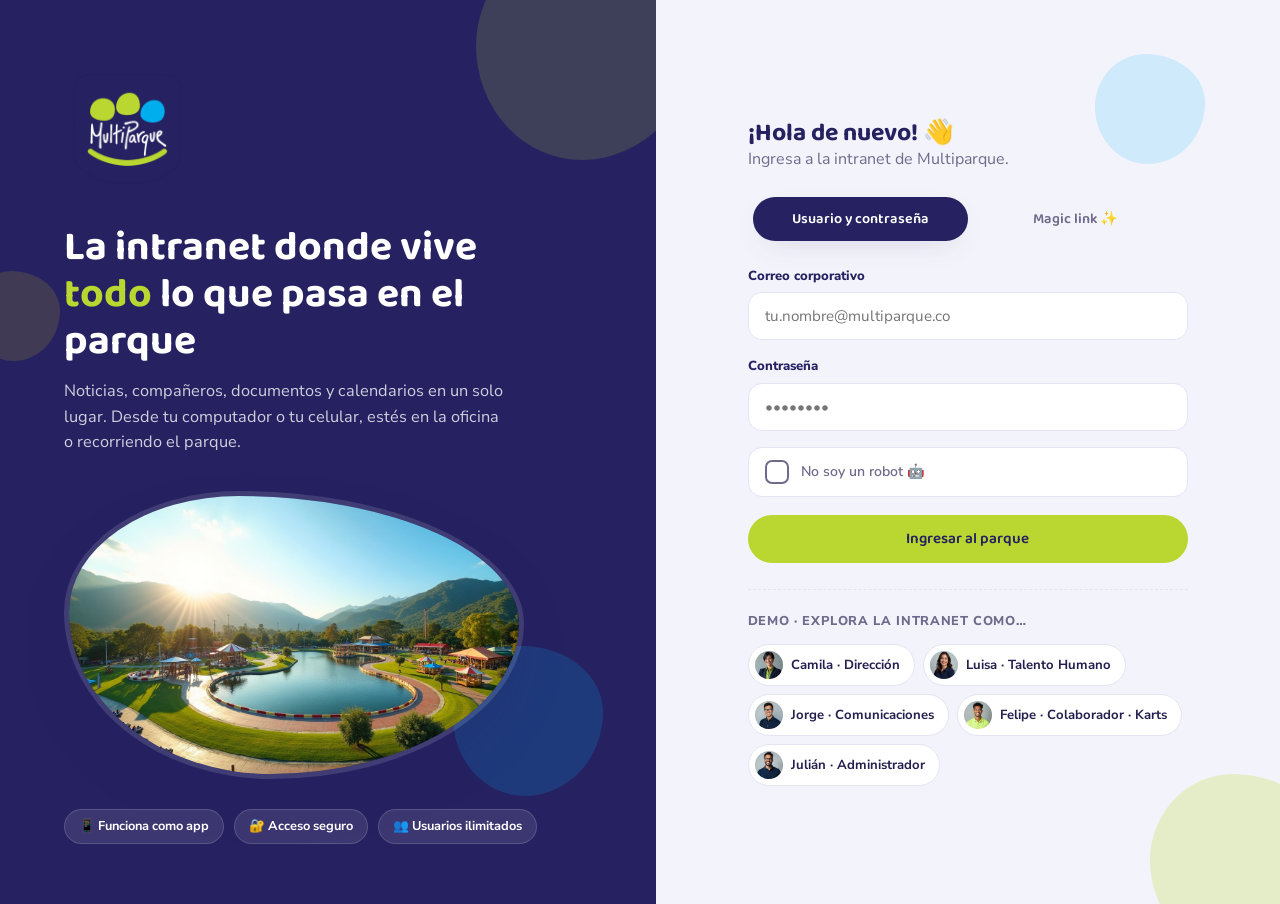
<file: index.html>
<!DOCTYPE html>
<html lang="es">
<head>
<meta charset="UTF-8">
<meta name="viewport" content="width=device-width, initial-scale=1.0">
<title>Intranet Multiparque · Ingreso</title>
<link rel="icon" type="image/png" href="assets/logo.png">
<link rel="manifest" href="manifest.webmanifest">
<meta name="theme-color" content="#262161">
<meta name="mobile-web-app-capable" content="yes">
<meta name="apple-mobile-web-app-capable" content="yes">
<meta name="apple-mobile-web-app-status-bar-style" content="black-translucent">
<meta name="apple-mobile-web-app-title" content="Multiparque">
<link rel="apple-touch-icon" href="assets/icon-192.png">
<meta name="description" content="Intranet corporativa de Multiparque: noticias, directorio, documentos y calendarios del parque en un solo lugar.">
<link rel="preconnect" href="https://fonts.googleapis.com">
<link rel="preconnect" href="https://fonts.gstatic.com" crossorigin>
<link href="https://fonts.googleapis.com/css2?family=Baloo+2:wght@500;600;700;800&family=Nunito+Sans:ital,wght@0,400;0,600;0,700;0,800;1,400&display=swap" rel="stylesheet">
<link rel="stylesheet" href="css/styles.css">
</head>
<body>

<div class="login">
  <!-- Panel de marca -->
  <div class="login__left">
    <span class="blob blob--float" style="width:220px;height:220px;background:rgba(186,215,49,.16);top:-60px;right:-40px"></span>
    <span class="blob blob--float" style="width:150px;height:150px;background:rgba(0,174,239,.18);bottom:12%;right:8%;animation-delay:-4s"></span>
    <span class="blob" style="width:90px;height:90px;background:rgba(255,233,5,.12);top:30%;left:-30px"></span>

    <img class="logo" src="assets/logo.png" alt="Multiparque">
    <h1>La intranet donde vive <em>todo</em> lo que pasa en el parque</h1>
    <p class="lead">Noticias, compañeros, documentos y calendarios en un solo lugar. Desde tu computador o tu celular, estés en la oficina o recorriendo el parque.</p>
    <img class="login__hero" src="assets/img/hero-login.jpg" alt="Panorámica del parque">
    <div class="login__feats">
      <span>📱 Funciona como app</span>
      <span>🔐 Acceso seguro</span>
      <span>👥 Usuarios ilimitados</span>
    </div>
  </div>

  <!-- Formulario -->
  <div class="login__right">
    <span class="blob" style="width:180px;height:180px;background:rgba(186,215,49,.25);bottom:-50px;right:-50px"></span>
    <span class="blob" style="width:110px;height:110px;background:rgba(0,174,239,.15);top:6%;right:12%"></span>

    <div class="login__card">
      <h2>¡Hola de nuevo! 👋</h2>
      <p class="muted">Ingresa a la intranet de Multiparque.</p>

      <div class="login__tabs">
        <button id="tab-pass" class="is-active" onclick="switchTab('pass')">Usuario y contraseña</button>
        <button id="tab-magic" onclick="switchTab('magic')">Magic link ✨</button>
      </div>

      <!-- Contraseña -->
      <form id="form-pass" onsubmit="return doLogin(event)">
        <div class="field">
          <label>Correo corporativo</label>
          <input id="inp-email" type="email" placeholder="tu.nombre@multiparque.co" required>
        </div>
        <div class="field">
          <label>Contraseña</label>
          <input type="password" placeholder="••••••••" required>
        </div>
        <div class="captcha" id="captcha" onclick="this.classList.add('is-done')">
          <span class="captcha__box"></span>
          <span>No soy un robot 🤖</span>
        </div>
        <button class="btn btn--lime" style="width:100%" type="submit">Ingresar al parque</button>
      </form>

      <!-- Magic link -->
      <form id="form-magic" class="hidden" onsubmit="return doMagic(event)">
        <p class="small muted" style="margin-bottom:14px">Te enviamos un <strong>enlace de un solo uso</strong> a tu correo: entras con un clic, sin recordar claves.</p>
        <div class="field">
          <label>Correo corporativo</label>
          <input id="inp-magic" type="email" placeholder="tu.nombre@multiparque.co" required>
        </div>
        <div class="captcha" id="captcha-magic" onclick="this.classList.add('is-done')">
          <span class="captcha__box"></span>
          <span>No soy un robot 🤖</span>
        </div>
        <div id="magic-sent" class="magicmail hidden">
          <div style="font-size:1.8rem">📬</div>
          <p class="small"><strong>¡Enlace enviado!</strong><br>Revisa tu bandeja y toca el botón <em>«Entrar a la intranet»</em>.</p>
          <button type="button" class="btn btn--cyan btn--sm" style="margin-top:10px" onclick="simulateMagic()">Simular clic en el correo →</button>
        </div>
        <button id="magic-btn" class="btn btn--lime" style="width:100%" type="submit">Enviarme el enlace mágico</button>
      </form>

      <!-- Selector de perfiles demo -->
      <div class="demo-picker">
        <p>Demo · explora la intranet como…</p>
        <div class="demo-picker__grid" id="demo-grid"></div>
      </div>
    </div>
  </div>
</div>

<script src="js/data.js"></script>
<script src="js/app.js"></script>
<script>
  /* Si ya hay sesión, directo al panel */
  if(MP.getSession()) location.href = 'dashboard.html';

  const grid = document.getElementById('demo-grid');
  grid.innerHTML = MP.DEMO_PROFILES.map(p => {
    const u = MP.user(p.id);
    return '<button class="demo-chip" onclick="MP.login(\'' + p.id + '\')">' +
      '<img src="' + u.foto + '" alt="">' + u.nombre.split(' ')[0] + ' · ' + p.etiqueta + '</button>';
  }).join('');

  function switchTab(t){
    document.getElementById('tab-pass').classList.toggle('is-active', t === 'pass');
    document.getElementById('tab-magic').classList.toggle('is-active', t === 'magic');
    document.getElementById('form-pass').classList.toggle('hidden', t !== 'pass');
    document.getElementById('form-magic').classList.toggle('hidden', t !== 'magic');
  }

  /* En la demo no hay backend: si el correo no está en la base de 16 colaboradores,
     se avisa y se entra con un perfil de ejemplo en lugar de suplantar en silencio. */
  function matchUser(email){
    const e = (email||'').toLowerCase().trim();
    const byMail = MP.USERS.find(u => u.correo.toLowerCase() === e);
    if(byMail) return { id: byMail.id, exacto: true };
    return { id: 'felipe', exacto: false };
  }

  function entrar(m){
    if(m.exacto){ MP.login(m.id); return; }
    const u = MP.user(m.id);
    MP.toast('Demo: ese correo no está en la base de ejemplo, entras como ' + u.nombre);
    setTimeout(() => MP.login(m.id), 1600);
  }

  function doLogin(ev){
    ev.preventDefault();
    if(!document.getElementById('captcha').classList.contains('is-done')){
      MP.toast('Confirma que no eres un robot 🤖');
      return false;
    }
    entrar(matchUser(document.getElementById('inp-email').value));
    return false;
  }

  let magicUser = { id:'felipe', exacto:false };
  function doMagic(ev){
    ev.preventDefault();
    if(!document.getElementById('captcha-magic').classList.contains('is-done')){
      MP.toast('Confirma que no eres un robot 🤖');
      return false;
    }
    magicUser = matchUser(document.getElementById('inp-magic').value);
    document.getElementById('magic-sent').classList.remove('hidden');
    document.getElementById('magic-btn').classList.add('hidden');
    return false;
  }
  function simulateMagic(){ entrar(magicUser); }
</script>
</body>
</html>
</file>
<file: css/styles.css>
/* ============================================================
   Multiparque Intranet — Sistema de diseño
   Paleta tomada del manual de marca: navy #262161 · lima #BAD731
   cian #00AEEF · amarillo #FFE905 · naranja #F46200
   ============================================================ */

:root{
  --navy:#262161;
  --navy-deep:#1B1747;
  --navy-soft:#3A3480;
  --ink:#241F4E;
  --lime:#BAD731;
  --lime-dark:#9DBC1E;
  --cyan:#00AEEF;
  /* Variante accesible del cian para texto pequeño sobre blanco (el #00AEEF de
     marca queda en ~2.5:1 y se reserva para fondos, íconos y bordes). */
  --cyan-text:#0077A3;
  --blue:#1B8DFE;
  --yellow:#FFE905;
  --orange:#F46200;
  --magenta:#AB214F;
  --purple:#740F75;
  --bg:#F3F4FB;
  --card:#FFFFFF;
  --muted:#6E6B8C;
  --line:#E5E4F2;
  --shadow:0 10px 30px -12px rgba(38,33,97,.18);
  --shadow-lg:0 24px 60px -20px rgba(38,33,97,.30);
  --r:20px;
  --font-display:'Baloo 2', 'Nunito Sans', sans-serif;
  --font-body:'Nunito Sans', system-ui, sans-serif;
}

*{ margin:0; padding:0; box-sizing:border-box; }
html{ scroll-behavior:smooth; }
body{
  font-family:var(--font-body);
  background:var(--bg);
  color:var(--ink);
  font-size:16px;
  line-height:1.55;
  min-height:100vh;
}
img{ max-width:100%; display:block; }
a{ color:inherit; text-decoration:none; }
button{ font-family:inherit; cursor:pointer; border:none; background:none; color:inherit; }
input,select,textarea{ font-family:inherit; font-size:inherit; color:inherit; }
::selection{ background:var(--lime); color:var(--navy); }

h1,h2,h3,h4{ font-family:var(--font-display); font-weight:700; line-height:1.15; color:var(--navy); }

/* ---------- Utilidades ---------- */
.container{ max-width:1200px; margin:0 auto; padding:0 24px; }
.hidden{ display:none !important; }
.muted{ color:var(--muted); }
.small{ font-size:.85rem; }

/* Sonrisa bajo títulos (motivo del logo) */
.smile{ display:block; width:88px; height:14px; margin-top:6px; }
.smile path{ stroke:var(--lime); stroke-width:5; fill:none; stroke-linecap:round; }

/* Blobs decorativos (piedritas del logo) */
.blob{
  position:absolute; border-radius:46% 54% 52% 48% / 48% 44% 56% 52%;
  pointer-events:none; z-index:0;
}
@keyframes blobFloat{
  0%,100%{ transform:translateY(0) rotate(0deg); }
  50%{ transform:translateY(-14px) rotate(4deg); }
}
.blob--float{ animation:blobFloat 9s ease-in-out infinite; }

/* ---------- Botones ---------- */
.btn{
  display:inline-flex; align-items:center; justify-content:center; gap:8px;
  font-family:var(--font-display); font-weight:600; font-size:.95rem;
  padding:12px 22px; border-radius:999px; transition:.22s;
  white-space:nowrap;
}
.btn--lime{ background:var(--lime); color:var(--navy); }
.btn--lime:hover{ background:var(--lime-dark); transform:translateY(-2px); box-shadow:0 10px 22px -8px rgba(157,188,30,.6); }
.btn--navy{ background:var(--navy); color:#fff; }
.btn--navy:hover{ background:var(--navy-soft); transform:translateY(-2px); box-shadow:var(--shadow); }
.btn--ghost{ border:2px solid var(--line); color:var(--navy); background:#fff; }
.btn--ghost:hover{ border-color:var(--navy); }
.btn--cyan{ background:var(--cyan); color:#fff; }
.btn--cyan:hover{ filter:brightness(1.08); transform:translateY(-2px); }
.btn--sm{ padding:8px 16px; font-size:.85rem; }
.btn:disabled{ opacity:.5; cursor:not-allowed; transform:none !important; }

/* ---------- Chips de filtro ---------- */
.chips{ display:flex; flex-wrap:wrap; gap:8px; }
.chip{
  padding:7px 16px; border-radius:999px; font-size:.85rem; font-weight:700;
  background:#fff; border:1.5px solid var(--line); color:var(--muted); transition:.18s;
}
.chip:hover{ border-color:var(--navy); color:var(--navy); }
.chip.is-active{ background:var(--navy); border-color:var(--navy); color:#fff; }

/* ---------- Badges ---------- */
.badge{
  display:inline-flex; align-items:center; gap:5px;
  font-size:.72rem; font-weight:800; letter-spacing:.02em;
  padding:3px 10px; border-radius:999px; text-transform:uppercase;
}
.badge--soft{ background:rgba(38,33,97,.08); color:var(--navy); }

/* ---------- Tarjetas ---------- */
.card{
  background:var(--card); border-radius:var(--r); box-shadow:var(--shadow);
  padding:24px; position:relative;
}

/* ---------- Avatares ---------- */
.avatar{ border-radius:50%; object-fit:cover; background:var(--line); flex-shrink:0; }
.avatar--xs{ width:30px; height:30px; }
.avatar--sm{ width:40px; height:40px; }
.avatar--md{ width:56px; height:56px; }
.avatar--lg{ width:92px; height:92px; }

/* ============================================================
   BARRA SUPERIOR
   ============================================================ */
.topbar{
  position:sticky; top:0; z-index:120;
  background:var(--navy);
  box-shadow:0 6px 24px -8px rgba(27,23,71,.5);
}
.topbar__inner{
  max-width:1280px; margin:0 auto; padding:0 20px;
  display:flex; align-items:center; gap:18px; height:66px;
}
.topbar__logo img{ height:52px; width:auto; }
.topbar__nav{ display:flex; gap:2px; margin-left:8px; }
.topbar__nav a{
  font-family:var(--font-display); font-weight:600; font-size:.92rem;
  color:rgba(255,255,255,.72); padding:8px 14px; border-radius:999px; transition:.18s;
}
.topbar__nav a:hover{ color:#fff; background:rgba(255,255,255,.08); }
.topbar__nav a.is-active{ color:var(--navy); background:var(--lime); }
.topbar__spacer{ flex:1; }
.topbar__search{
  display:flex; align-items:center; gap:10px;
  background:rgba(255,255,255,.1); border:1px solid rgba(255,255,255,.14);
  color:rgba(255,255,255,.75); border-radius:999px; padding:8px 16px;
  font-size:.88rem; transition:.2s; min-width:210px;
}
.topbar__search:hover{ background:rgba(255,255,255,.16); color:#fff; }
.topbar__search kbd{
  margin-left:auto; font-size:.68rem; background:rgba(255,255,255,.14);
  padding:2px 7px; border-radius:6px; font-family:inherit;
}
.topbar__user{ display:flex; align-items:center; gap:10px; position:relative; }
.topbar__user > button{ display:flex; align-items:center; gap:10px; padding:5px; border-radius:999px; transition:.2s; }
.topbar__user > button:hover{ background:rgba(255,255,255,.1); }
.topbar__user .avatar{ border:2.5px solid var(--lime); }
.topbar__userinfo{ text-align:left; line-height:1.2; }
.topbar__userinfo strong{ display:block; color:#fff; font-size:.85rem; }
.topbar__userinfo span{ color:var(--lime); font-size:.7rem; font-weight:800; text-transform:uppercase; letter-spacing:.04em; }

.usermenu{
  position:absolute; right:0; top:calc(100% + 10px); width:230px;
  background:#fff; border-radius:16px; box-shadow:var(--shadow-lg);
  padding:8px; z-index:200;
}
.usermenu a, .usermenu button{
  display:flex; width:100%; align-items:center; gap:10px; text-align:left;
  padding:10px 12px; border-radius:10px; font-size:.9rem; font-weight:600; color:var(--ink);
}
.usermenu a:hover, .usermenu button:hover{ background:var(--bg); }
.usermenu hr{ border:none; border-top:1px solid var(--line); margin:6px 4px; }

/* Banner "ingresando como" */
.impersonation{
  background:var(--yellow); color:var(--navy);
  font-size:.88rem; font-weight:700; text-align:center; padding:9px 16px;
  display:flex; align-items:center; justify-content:center; gap:14px; flex-wrap:wrap;
}
.impersonation button{
  background:var(--navy); color:#fff; border-radius:999px; padding:4px 14px;
  font-size:.8rem; font-weight:700;
}

/* ---------- Navegación móvil inferior ---------- */
.bottomnav{
  display:none; position:fixed; left:0; right:0; bottom:0; z-index:120;
  background:#fff; border-top:1px solid var(--line);
  box-shadow:0 -8px 30px -12px rgba(38,33,97,.25);
  padding:6px 4px calc(6px + env(safe-area-inset-bottom));
}
.bottomnav a{
  flex:1; display:flex; flex-direction:column; align-items:center; gap:3px;
  font-size:.62rem; font-weight:800; color:var(--muted); padding:6px 2px; border-radius:12px;
}
.bottomnav a svg{ width:22px; height:22px; }
.bottomnav a.is-active{ color:var(--navy); }
.bottomnav a.is-active svg{ color:var(--cyan); }

/* ============================================================
   PÁGINA / ENCABEZADOS
   ============================================================ */
.page{ padding:34px 0 90px; position:relative; }
.pagehead{ margin-bottom:26px; position:relative; z-index:1; }
.pagehead h1{ font-size:clamp(1.7rem, 3vw, 2.3rem); }
.pagehead p{ color:var(--muted); margin-top:4px; max-width:640px; }
.pagehead__row{ display:flex; align-items:flex-end; justify-content:space-between; gap:18px; flex-wrap:wrap; }
.pagehead__icon{ width:76px; height:76px; object-fit:cover; border-radius:24px; box-shadow:var(--shadow); background:#fff; }
.pagehead__title{ display:flex; align-items:center; gap:18px; }

/* ============================================================
   LOGIN
   ============================================================ */
.login{ min-height:100vh; display:grid; grid-template-columns:1.05fr 1fr; }
.login__left{
  background:var(--navy); color:#fff; position:relative; overflow:hidden;
  display:flex; flex-direction:column; justify-content:center; padding:60px 64px;
}
.login__left .logo{ width:130px; margin-bottom:34px; }
.login__left h1{ color:#fff; font-size:clamp(1.9rem, 3.2vw, 2.7rem); max-width:480px; }
.login__left h1 em{ font-style:normal; color:var(--lime); }
.login__left p.lead{ color:rgba(255,255,255,.78); margin-top:14px; max-width:440px; font-size:1.02rem; }
.login__hero{
  margin-top:36px; width:min(460px, 100%); aspect-ratio:16/10; object-fit:cover;
  border-radius:38% 62% 55% 45% / 42% 46% 54% 58%;
  border:5px solid rgba(255,255,255,.12); box-shadow:var(--shadow-lg);
  position:relative; z-index:1;
}
.login__feats{ display:flex; gap:10px; flex-wrap:wrap; margin-top:30px; position:relative; z-index:1; }
.login__feats span{
  font-size:.8rem; font-weight:700; padding:7px 14px; border-radius:999px;
  background:rgba(255,255,255,.1); border:1px solid rgba(255,255,255,.15);
}
.login__right{
  display:flex; align-items:center; justify-content:center; padding:48px 28px; position:relative; overflow:hidden;
}
.login__card{ width:min(440px,100%); position:relative; z-index:1; }
.login__card h2{ font-size:1.55rem; }
.login__tabs{
  display:grid; grid-template-columns:1fr 1fr; background:var(--bg);
  padding:5px; border-radius:999px; margin:20px 0;
}
.login__tabs button{
  padding:10px; border-radius:999px; font-family:var(--font-display);
  font-weight:600; font-size:.9rem; color:var(--muted); transition:.2s;
}
.login__tabs button.is-active{ background:var(--navy); color:#fff; box-shadow:var(--shadow); }
.field{ margin-bottom:16px; }
.field label{ display:block; font-size:.82rem; font-weight:800; margin-bottom:6px; color:var(--navy); }
.field input{
  width:100%; padding:13px 16px; border-radius:14px; border:1.5px solid var(--line);
  background:#fff; font-size:.95rem; transition:.2s; outline:none;
}
.field input:focus{ border-color:var(--cyan); box-shadow:0 0 0 4px rgba(0,174,239,.14); }
.captcha{
  display:flex; align-items:center; gap:12px; border:1.5px solid var(--line);
  border-radius:14px; padding:12px 16px; margin-bottom:18px; background:#fff;
  cursor:pointer; user-select:none;
}
.captcha__box{
  width:24px; height:24px; border-radius:7px; border:2px solid var(--muted);
  display:grid; place-items:center; transition:.2s; flex-shrink:0;
}
.captcha.is-done .captcha__box{ background:var(--lime); border-color:var(--lime); }
.captcha.is-done .captcha__box::after{ content:'✓'; color:var(--navy); font-weight:900; font-size:.85rem; }
.captcha span{ font-size:.88rem; font-weight:600; color:var(--muted); }
.magicmail{
  border:1.5px dashed var(--cyan); background:rgba(0,174,239,.06);
  border-radius:16px; padding:18px; text-align:center; margin-bottom:16px;
}
.magicmail strong{ color:var(--navy); }
.demo-picker{ margin-top:26px; padding-top:22px; border-top:1.5px dashed var(--line); }
.demo-picker p{ font-size:.8rem; font-weight:800; color:var(--muted); text-transform:uppercase; letter-spacing:.05em; margin-bottom:12px; }
.demo-picker__grid{ display:flex; flex-wrap:wrap; gap:8px; }
.demo-chip{
  display:flex; align-items:center; gap:8px; padding:6px 14px 6px 6px;
  border-radius:999px; border:1.5px solid var(--line); background:#fff;
  font-size:.82rem; font-weight:700; color:var(--ink); transition:.18s;
}
.demo-chip:hover{ border-color:var(--cyan); transform:translateY(-2px); box-shadow:var(--shadow); }
.demo-chip img{ width:28px; height:28px; border-radius:50%; object-fit:cover; }

/* ============================================================
   DASHBOARD
   ============================================================ */
.hello{
  background:var(--navy); border-radius:26px; color:#fff; overflow:hidden;
  position:relative; padding:34px 38px; margin-bottom:26px;
}
.hello h1{ color:#fff; font-size:clamp(1.5rem, 2.6vw, 2.1rem); position:relative; z-index:1; }
.hello p{ color:rgba(255,255,255,.75); margin-top:6px; position:relative; z-index:1; max-width:560px; }
.hello__meta{ display:flex; gap:10px; margin-top:16px; flex-wrap:wrap; position:relative; z-index:1; }
.hello__meta span{
  font-size:.78rem; font-weight:700; background:rgba(255,255,255,.1);
  border:1px solid rgba(255,255,255,.16); padding:6px 13px; border-radius:999px;
}
.hello__meta span b{ color:var(--lime); }

.pinned{
  display:flex; gap:16px; align-items:flex-start;
  background:linear-gradient(115deg, #FFF9D6, #FFF3AE); border:1.5px solid #F4E27E;
  border-radius:var(--r); padding:18px 22px; margin-bottom:26px; cursor:pointer; transition:.2s;
}
.pinned:hover{ transform:translateY(-2px); box-shadow:var(--shadow); }
.pinned__pin{
  width:42px; height:42px; border-radius:14px; background:var(--navy); color:var(--yellow);
  display:grid; place-items:center; flex-shrink:0; font-size:1.2rem;
}
.pinned strong{ font-family:var(--font-display); color:var(--navy); font-size:1.02rem; display:block; }
.pinned p{ font-size:.88rem; color:#6d6320; margin-top:2px; }

.dash{ display:grid; grid-template-columns:1.7fr 1fr; gap:22px; align-items:start; }
.dash--even{ grid-template-columns:1fr 1fr; }
.dash__col{ display:flex; flex-direction:column; gap:22px; }
.widget h3{ font-size:1.12rem; display:flex; align-items:center; gap:10px; }
.widget h3 .dot{ width:10px; height:10px; border-radius:50%; background:var(--lime); }
.widget__head{ display:flex; align-items:center; justify-content:space-between; margin-bottom:16px; }
.widget__head a{ font-size:.82rem; font-weight:800; color:var(--cyan-text); }
.widget__head a:hover{ text-decoration:underline; }

.newsrow{ display:flex; gap:14px; padding:12px 0; border-top:1px solid var(--line); cursor:pointer; }
.newsrow:first-of-type{ border-top:none; padding-top:0; }
.newsrow:hover strong{ color:var(--cyan-text); }
.newsrow img{ width:86px; height:64px; object-fit:cover; border-radius:12px; flex-shrink:0; }
.newsrow__noimg{
  width:86px; height:64px; border-radius:12px; flex-shrink:0;
  background:var(--navy); color:var(--lime); display:grid; place-items:center; font-size:1.4rem;
}
.newsrow strong{ font-size:.94rem; line-height:1.3; display:block; transition:.15s; }
.newsrow .small{ margin-top:3px; }

.eventrow{ display:flex; gap:14px; align-items:center; padding:10px 0; border-top:1px solid var(--line); }
.eventrow:first-of-type{ border-top:none; padding-top:0; }
.datebox{
  width:52px; border-radius:14px; background:var(--bg); text-align:center;
  padding:7px 0; flex-shrink:0; border:1.5px solid var(--line);
}
.datebox b{ display:block; font-family:var(--font-display); font-size:1.15rem; color:var(--navy); line-height:1; }
.datebox span{ font-size:.62rem; font-weight:800; text-transform:uppercase; color:var(--muted); }
.eventrow__info strong{ font-size:.9rem; display:block; line-height:1.25; }

.doclink{ display:flex; align-items:center; gap:12px; padding:9px 0; border-top:1px solid var(--line); cursor:pointer; }
.doclink:first-of-type{ border-top:none; padding-top:0; }
.doclink:hover strong{ color:var(--cyan-text); }
.doclink strong{ font-size:.88rem; transition:.15s; }

.quicklinks{ display:grid; grid-template-columns:1fr 1fr; gap:12px; }
.quicklink{
  background:#fff; border-radius:18px; padding:16px; box-shadow:var(--shadow);
  display:flex; flex-direction:column; gap:8px; transition:.2s; border:1.5px solid transparent;
}
.quicklink:hover{ transform:translateY(-3px); border-color:var(--cyan); }
.quicklink strong{ font-family:var(--font-display); font-size:.92rem; color:var(--navy); line-height:1.2; }
.quicklink span{ font-size:.76rem; color:var(--muted); }
.quicklink .qicon{
  width:38px; height:38px; border-radius:12px; display:grid; place-items:center;
  background:rgba(0,174,239,.12); color:var(--cyan-text);
}

.bdayrow{ display:flex; align-items:center; gap:12px; padding:8px 0; border-top:1px solid var(--line); }
.bdayrow:first-of-type{ border-top:none; padding-top:0; }
.bdayrow strong{ font-size:.9rem; display:block; }

/* ============================================================
   DIRECTORIO
   ============================================================ */
.toolbar{
  display:flex; gap:14px; align-items:center; flex-wrap:wrap; margin-bottom:22px;
  position:relative; z-index:1;
}
.searchbox{
  flex:1; min-width:240px; display:flex; align-items:center; gap:10px;
  background:#fff; border:1.5px solid var(--line); border-radius:999px; padding:11px 18px;
  transition:.2s;
}
.searchbox:focus-within{ border-color:var(--cyan); box-shadow:0 0 0 4px rgba(0,174,239,.12); }
.searchbox input{ border:none; outline:none; flex:1; font-size:.95rem; background:none; }
.searchbox svg{ color:var(--muted); flex-shrink:0; }

.people{ display:grid; grid-template-columns:repeat(auto-fill, minmax(250px, 1fr)); gap:18px; }
.person{
  background:#fff; border-radius:22px; box-shadow:var(--shadow); padding:22px;
  text-align:center; cursor:pointer; transition:.22s; position:relative; overflow:hidden;
  border:1.5px solid transparent;
}
.person:hover{ transform:translateY(-4px); border-color:var(--cyan); box-shadow:var(--shadow-lg); }
.person::before{
  content:''; position:absolute; inset:0 0 auto 0; height:64px;
  background:linear-gradient(100deg, var(--navy) 55%, var(--cyan));
  border-radius:22px 22px 50% 50% / 22px 22px 26px 26px;
}
.person .avatar--lg{ margin:14px auto 10px; border:4px solid #fff; position:relative; box-shadow:0 6px 16px -6px rgba(27,23,71,.4); }
.person h3{ font-size:1.05rem; }
.person .cargo{ font-size:.85rem; color:var(--muted); margin-top:2px; }
.person .zona{ font-size:.75rem; font-weight:700; color:var(--cyan-text); margin-top:4px; }
.person__skills{ display:flex; flex-wrap:wrap; gap:5px; justify-content:center; margin-top:12px; }
.person__skills span{
  font-size:.68rem; font-weight:700; background:var(--bg); color:var(--muted);
  padding:3px 9px; border-radius:999px;
}

/* ============================================================
   DOCUMENTOS
   ============================================================ */
.docs{ display:grid; grid-template-columns:250px 1fr; gap:24px; align-items:start; }
.folders{ display:flex; flex-direction:column; gap:6px; position:sticky; top:92px; }
.folder{
  display:flex; align-items:center; gap:12px; padding:12px 16px; border-radius:14px;
  font-weight:700; font-size:.92rem; color:var(--muted); transition:.18s; text-align:left; width:100%;
}
.folder:hover{ background:#fff; color:var(--navy); }
.folder.is-active{ background:var(--navy); color:#fff; box-shadow:var(--shadow); }
.folder.is-active .folder__count{ background:var(--lime); color:var(--navy); }
.folder__count{
  margin-left:auto; font-size:.7rem; font-weight:800; background:var(--line);
  color:var(--muted); padding:2px 8px; border-radius:999px;
}
.docrow{
  display:flex; align-items:center; gap:16px; background:#fff; border-radius:18px;
  padding:16px 20px; box-shadow:var(--shadow); cursor:pointer; transition:.2s;
  border:1.5px solid transparent;
}
.docrow + .docrow{ margin-top:12px; }
.docrow:hover{ border-color:var(--cyan); transform:translateX(4px); }
.docicon{
  width:46px; height:46px; border-radius:14px; display:grid; place-items:center;
  font-size:.68rem; font-weight:900; color:#fff; flex-shrink:0; letter-spacing:.02em;
}
.docicon--pdf{ background:var(--magenta); }
.docicon--docx{ background:var(--blue); }
.docicon--xlsx{ background:var(--lime-dark); }
.docicon--pptx{ background:var(--orange); }
.docrow__main{ flex:1; min-width:0; }
.docrow__main strong{ display:block; font-size:.98rem; line-height:1.3; }
.docrow__meta{ display:flex; gap:14px; flex-wrap:wrap; margin-top:3px; font-size:.78rem; color:var(--muted); }
.docrow__badges{ display:flex; flex-direction:column; align-items:flex-end; gap:6px; flex-shrink:0; }
.vbadge{
  font-size:.72rem; font-weight:800; background:rgba(186,215,49,.25); color:#5d6d0e;
  padding:3px 10px; border-radius:999px;
}
.pbadge{ font-size:.7rem; font-weight:700; color:var(--muted); display:flex; align-items:center; gap:5px; }

/* ============================================================
   NOTICIAS
   ============================================================ */
.featured{
  display:grid; grid-template-columns:1.2fr 1fr; border-radius:26px; overflow:hidden;
  background:var(--navy); color:#fff; box-shadow:var(--shadow-lg); margin-bottom:34px;
  cursor:pointer; min-height:320px;
}
.featured img{ width:100%; height:100%; object-fit:cover; min-height:240px; }
.featured__body{ padding:36px; display:flex; flex-direction:column; justify-content:center; position:relative; overflow:hidden; }
.featured__body > *{ position:relative; z-index:1; }
.featured h2{ color:#fff; font-size:clamp(1.3rem, 2.2vw, 1.8rem); margin:12px 0 10px; }
.featured p{ color:rgba(255,255,255,.78); font-size:.95rem; }
.featured .meta{ margin-top:16px; font-size:.8rem; color:rgba(255,255,255,.6); }

.timeline{ position:relative; padding-left:34px; }
.timeline::before{
  content:''; position:absolute; left:9px; top:8px; bottom:8px; width:3px;
  border-radius:99px; background:linear-gradient(var(--cyan), var(--lime));
}
.tl-month{
  font-family:var(--font-display); font-weight:700; color:var(--muted);
  font-size:.8rem; text-transform:uppercase; letter-spacing:.08em; margin:26px 0 14px; position:relative;
}
.tl-month::before{
  content:''; position:absolute; left:-31px; top:4px; width:13px; height:13px;
  border-radius:50%; background:var(--yellow); border:3px solid #fff; box-shadow:0 0 0 2px var(--yellow);
}
.tl-month:first-child{ margin-top:0; }
.newscard{
  background:#fff; border-radius:20px; box-shadow:var(--shadow); overflow:hidden;
  display:grid; grid-template-columns:230px 1fr; cursor:pointer; transition:.2s;
  border:1.5px solid transparent; position:relative;
}
.newscard + .newscard, .tl-month + .newscard{ margin-bottom:16px; }
.newscard{ margin-bottom:16px; }
.newscard:hover{ border-color:var(--cyan); transform:translateY(-3px); }
.newscard::after{
  content:''; position:absolute; left:-31px; top:34px; width:11px; height:11px;
  border-radius:50%; background:var(--cyan); border:3px solid #fff; box-shadow:0 0 0 2px var(--cyan);
}
.newscard img{ width:100%; height:100%; object-fit:cover; min-height:150px; }
.newscard__noimg{
  background:linear-gradient(135deg, var(--navy), var(--navy-soft)); display:grid; place-items:center;
  color:var(--lime); font-size:2rem; min-height:150px;
}
.newscard__body{ padding:20px 24px; }
.newscard__body h3{ font-size:1.08rem; margin:8px 0 6px; }
.newscard__body p{ font-size:.88rem; color:var(--muted); }
.newscard__meta{ display:flex; gap:14px; margin-top:12px; font-size:.78rem; color:var(--muted); align-items:center; }
.catbadge{ font-size:.7rem; font-weight:800; text-transform:uppercase; letter-spacing:.04em; padding:3px 11px; border-radius:999px; color:#fff; display:inline-block; }

/* ============================================================
   CALENDARIO
   ============================================================ */
.cal{ display:grid; grid-template-columns:1.6fr 1fr; gap:24px; align-items:start; }
.calgrid{ background:#fff; border-radius:22px; box-shadow:var(--shadow); padding:24px; }
.calgrid__head{ display:flex; align-items:center; justify-content:space-between; margin-bottom:18px; }
.calgrid__head h2{ font-size:1.3rem; }
.calgrid__nav{ display:flex; gap:6px; }
.calgrid__nav button{
  width:36px; height:36px; border-radius:12px; background:var(--bg); display:grid; place-items:center;
  color:var(--navy); transition:.18s; font-weight:900;
}
.calgrid__nav button:hover{ background:var(--navy); color:#fff; }
.calgrid table{ width:100%; border-collapse:collapse; table-layout:fixed; }
.calgrid th{
  font-size:.68rem; font-weight:800; text-transform:uppercase; color:var(--muted);
  padding-bottom:10px; letter-spacing:.05em;
}
.calgrid td{
  vertical-align:top; height:86px; border:1px solid var(--line); padding:6px;
  font-size:.78rem; border-radius:4px; transition:.15s;
}
.calgrid td.is-out{ background:var(--bg); color:#c2c0d6; }
.calgrid td.is-today{ outline:2.5px solid var(--cyan); outline-offset:-2.5px; border-radius:10px; }
.calgrid td .d{ font-weight:800; color:var(--navy); }
.calgrid td.is-out .d{ color:#c2c0d6; }
.calev{
  margin-top:3px; font-size:.63rem; font-weight:700; line-height:1.25; padding:2px 7px;
  border-radius:6px; color:#fff; cursor:pointer; overflow:hidden; text-overflow:ellipsis;
  white-space:nowrap; display:block; width:100%; text-align:left;
}
.calev--corp{ background:var(--navy); }
.calev:hover{ filter:brightness(1.15); }
.callegend{ display:flex; gap:14px; flex-wrap:wrap; margin-top:16px; font-size:.75rem; font-weight:700; color:var(--muted); }
.callegend span{ display:flex; align-items:center; gap:6px; }
.callegend i{ width:11px; height:11px; border-radius:4px; display:inline-block; }
/* Los puntos solo existen en móvil; en escritorio manda el título del evento. */
.calday__dots{ display:none; }

/* ============================================================
   ADMIN
   ============================================================ */
.tabs{ display:flex; gap:6px; background:#fff; padding:6px; border-radius:999px; box-shadow:var(--shadow); width:fit-content; margin-bottom:26px; flex-wrap:wrap; }
.tabs button{
  padding:10px 22px; border-radius:999px; font-family:var(--font-display); font-weight:600;
  font-size:.9rem; color:var(--muted); transition:.2s;
}
.tabs button.is-active{ background:var(--navy); color:#fff; }

.table{ width:100%; border-collapse:collapse; }
.table th{
  text-align:left; font-size:.72rem; text-transform:uppercase; letter-spacing:.05em;
  color:var(--muted); padding:10px 14px; border-bottom:2px solid var(--line);
}
.table td{ padding:12px 14px; border-bottom:1px solid var(--line); font-size:.9rem; vertical-align:middle; }
.table tr:hover td{ background:var(--bg); }

.gauges{ display:grid; grid-template-columns:repeat(3,1fr); gap:18px; }
.gauge{ text-align:center; padding:26px 18px; }
.gauge__ring{ width:130px; height:130px; margin:0 auto 14px; position:relative; }
.gauge__ring svg{ transform:rotate(-90deg); }
.gauge__ring circle{ fill:none; stroke-width:12; stroke-linecap:round; }
.gauge__ring .bgc{ stroke:var(--line); }
.gauge__val{
  position:absolute; inset:0; display:grid; place-items:center;
  font-family:var(--font-display); font-weight:700; font-size:1.5rem; color:var(--navy);
}
.gauge h4{ font-size:1rem; }
.gauge p{ font-size:.8rem; color:var(--muted); margin-top:2px; }

.swatches{ display:flex; gap:12px; flex-wrap:wrap; }
.swatch{
  width:54px; height:54px; border-radius:18px; cursor:pointer; transition:.2s;
  border:3px solid transparent; position:relative;
}
.swatch:hover{ transform:scale(1.08); }
.swatch.is-active{ border-color:var(--ink); }
.swatch.is-active::after{ content:'✓'; position:absolute; inset:0; display:grid; place-items:center; color:#fff; font-weight:900; }

/* ============================================================
   BUSCADOR GLOBAL (overlay)
   ============================================================ */
.searchlay{
  position:fixed; inset:0; z-index:300; background:rgba(27,23,71,.55);
  backdrop-filter:blur(6px); display:flex; justify-content:center; align-items:flex-start;
  padding:9vh 20px 20px; opacity:0; pointer-events:none; transition:.22s;
}
.searchlay.is-open{ opacity:1; pointer-events:auto; }
.searchlay__panel{
  width:min(680px,100%); background:#fff; border-radius:24px; box-shadow:var(--shadow-lg);
  overflow:hidden; transform:translateY(-14px); transition:.25s; max-height:78vh;
  display:flex; flex-direction:column;
}
.searchlay.is-open .searchlay__panel{ transform:translateY(0); }
.searchlay__input{ display:flex; align-items:center; gap:14px; padding:20px 24px; border-bottom:1.5px solid var(--line); }
.searchlay__input svg{ color:var(--cyan); flex-shrink:0; }
.searchlay__input input{ flex:1; border:none; outline:none; font-size:1.1rem; font-weight:600; background:none; }
.searchlay__input kbd{
  font-size:.68rem; background:var(--bg); border:1px solid var(--line);
  padding:3px 8px; border-radius:7px; color:var(--muted);
}
/* En escritorio basta ESC; en táctil hace falta un botón real de cierre. */
.searchlay__close{ display:none; color:var(--muted); padding:4px; border-radius:10px; }
.searchlay__close:hover{ background:var(--bg); color:var(--navy); }
.searchlay__chips{ padding:14px 24px 4px; }
.searchlay__results{ overflow-y:auto; padding:10px 12px 18px; }
.sr-group{ font-size:.7rem; font-weight:800; text-transform:uppercase; letter-spacing:.07em; color:var(--muted); padding:14px 14px 6px; }
.sr-item{
  display:flex; align-items:center; gap:13px; padding:10px 14px; border-radius:14px;
  cursor:pointer; transition:.15s; width:100%; text-align:left;
}
.sr-item:hover{ background:var(--bg); }
.sr-item__icon{
  width:38px; height:38px; border-radius:12px; display:grid; place-items:center; flex-shrink:0;
  background:rgba(38,33,97,.07); color:var(--navy);
}
.sr-item strong{ display:block; font-size:.92rem; line-height:1.25; }
.sr-item strong mark{ background:rgba(255,233,5,.6); border-radius:3px; padding:0 1px; }
.sr-item span{ font-size:.76rem; color:var(--muted); }
.sr-empty{ text-align:center; padding:40px 20px; color:var(--muted); }
.sr-empty b{ display:block; font-family:var(--font-display); color:var(--navy); font-size:1.05rem; margin-top:12px; }

/* ============================================================
   MODALES
   ============================================================ */
.modal{
  position:fixed; inset:0; z-index:250; background:rgba(27,23,71,.55); backdrop-filter:blur(5px);
  display:flex; align-items:center; justify-content:center; padding:24px;
  opacity:0; pointer-events:none; transition:.22s;
}
.modal.is-open{ opacity:1; pointer-events:auto; }
.modal__panel{
  width:min(640px, 100%); max-height:86vh; overflow-y:auto; background:#fff;
  border-radius:26px; box-shadow:var(--shadow-lg); position:relative;
  transform:translateY(16px) scale(.98); transition:.25s;
}
.modal.is-open .modal__panel{ transform:translateY(0) scale(1); }
.modal__close{
  position:absolute; top:16px; right:16px; width:38px; height:38px; border-radius:50%;
  background:rgba(255,255,255,.92); box-shadow:var(--shadow); display:grid; place-items:center;
  z-index:5; font-size:1.05rem; color:var(--navy); font-weight:900;
}
.modal__close:hover{ background:var(--yellow); }
.modal__body{ padding:30px 34px 34px; }
.modal__img{ width:100%; height:250px; object-fit:cover; }

/* ---------- Toast ---------- */
.toast{
  position:fixed; bottom:26px; left:50%; transform:translate(-50%, 20px); z-index:400;
  background:var(--navy); color:#fff; padding:13px 24px; border-radius:999px;
  font-weight:700; font-size:.9rem; box-shadow:var(--shadow-lg); opacity:0;
  pointer-events:none; transition:.3s; display:flex; align-items:center; gap:10px;
  max-width:90vw; text-align:center;
}
.toast.is-on{ opacity:1; transform:translate(-50%, 0); }
.toast .tick{ color:var(--lime); font-size:1.05rem; }

/* ---------- Animaciones de entrada ---------- */
@keyframes riseIn{ from{ opacity:0; transform:translateY(18px); } to{ opacity:1; transform:none; } }
.rise{ animation:riseIn .5s cubic-bezier(.2,.7,.3,1) both; }
.rise-1{ animation-delay:.05s; } .rise-2{ animation-delay:.12s; }
.rise-3{ animation-delay:.19s; } .rise-4{ animation-delay:.26s; }

/* ============================================================
   RESPONSIVE
   ============================================================ */
/* Entre 880 y 1080px el sexto enlace («Administración») aprieta la barra:
   compactamos la navegación antes de que se desborde. */
@media (max-width: 1080px){
  .topbar__nav a{ font-size:.85rem; padding:8px 10px; }
  .topbar__logo img{ height:44px; }
  .topbar__inner{ gap:12px; }
}
@media (max-width: 1020px){
  .dash, .dash--even{ grid-template-columns:1fr; }
  .docs{ grid-template-columns:1fr; }
  .folders{ position:static; flex-direction:row; overflow-x:auto; padding-bottom:6px; }
  .folder{ white-space:nowrap; }
  .cal{ grid-template-columns:1fr; }
  .topbar__search{ min-width:0; }
  .topbar__search .label, .topbar__search kbd{ display:none; }
}
@media (max-width: 880px){
  .login{ grid-template-columns:1fr; }
  .login__left{ padding:44px 28px; }
  .login__hero{ display:none; }
  .topbar__nav{ display:none; }
  .topbar__userinfo{ display:none; }
  .bottomnav{ display:flex; }
  .page{ padding-bottom:110px; }
  .featured{ grid-template-columns:1fr; }
  .newscard{ grid-template-columns:1fr; }
  .newscard img, .newscard__noimg{ height:150px; }
  .gauges{ grid-template-columns:1fr; }
  .quicklinks{ grid-template-columns:1fr 1fr; }
  .calgrid{ padding:14px; }
  .calgrid td{ height:62px; padding:3px; cursor:pointer; }
  /* En móvil no cabe el título: los eventos se vuelven puntos de color y el día
     completo se toca para ver el detalle (ver .calday__dots y MP.openDay). */
  .calev{ display:none; }
  .calday__dots{ display:flex; gap:3px; flex-wrap:wrap; justify-content:center; margin-top:5px; }
  .calday__dots i{ width:7px; height:7px; border-radius:50%; display:block; }
  .calgrid td.has-ev{ background:rgba(0,174,239,.05); }
  .modal__body{ padding:24px 22px 26px; }
  .pagehead__icon{ width:58px; height:58px; }
  .searchlay{ padding:0; }
  .searchlay__panel{ max-height:100vh; height:100%; border-radius:0; }
  .searchlay__input kbd{ display:none; }
  .searchlay__close{ display:block; }
}
</file>
